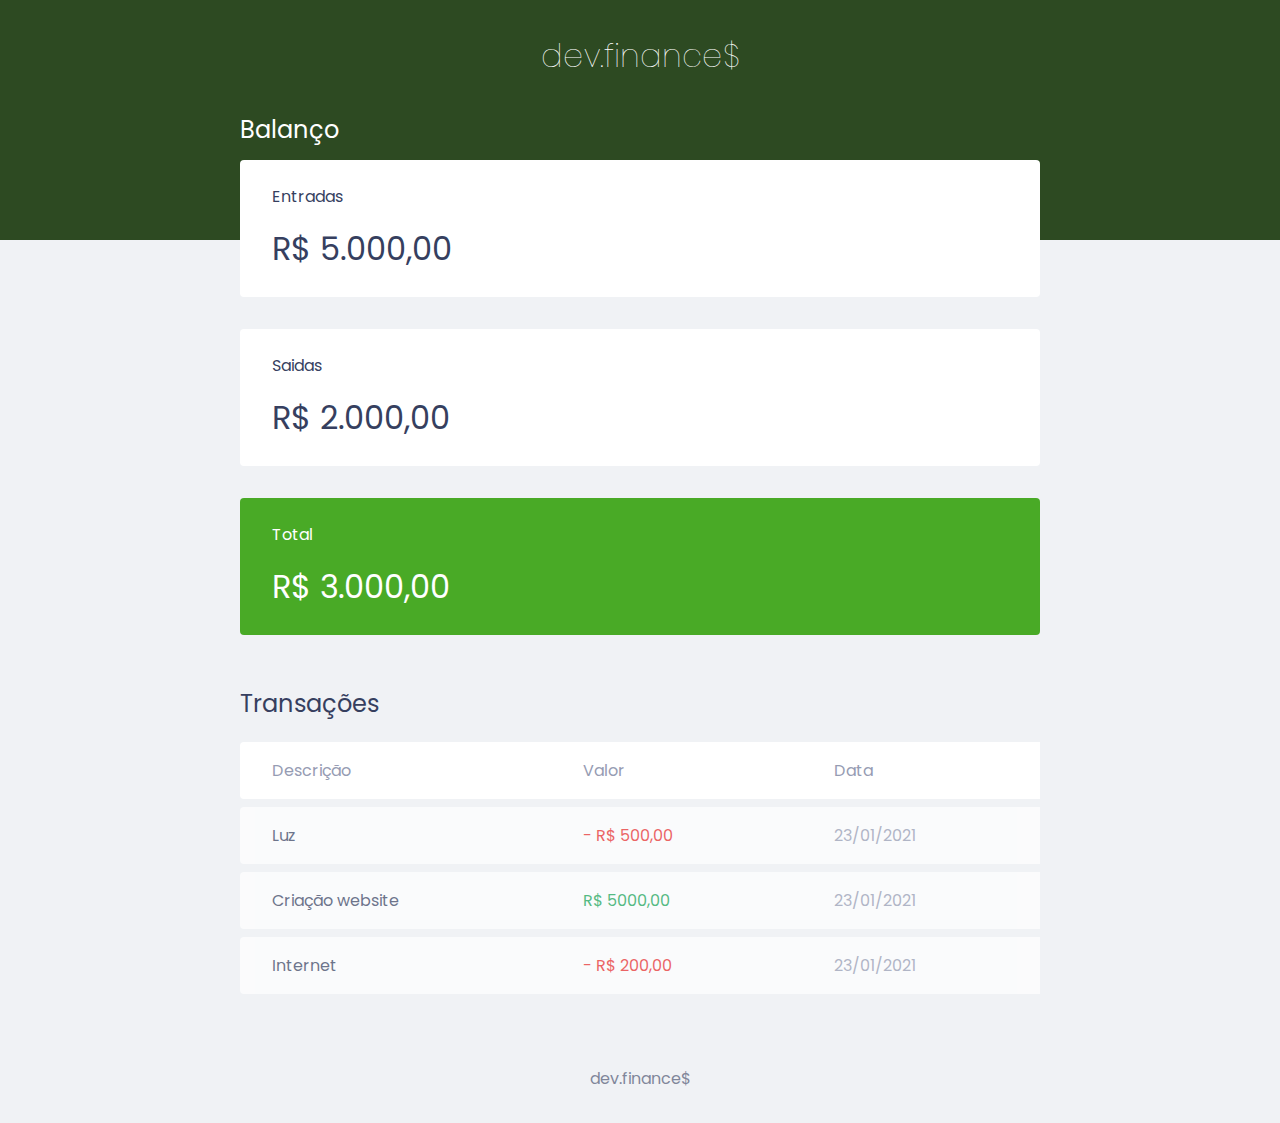
<file: Aula01 - initialVersion/index.html>
<!DOCTYPE html>
<html lang="pt-br">

<head>
    <meta charset="UTF-8">
    <meta http-equiv="X-UA-Compatible" content="IE=edge">
    <meta name="viewport" content="width=device-width, initial-scale=1.0">
    <title>dev.finance$</title>

    <link rel="stylesheet" href="./styles.css">
    <link rel="preconnect" href="https://fonts.gstatic.com">
    <link href="https://fonts.googleapis.com/css2?family=Poppins:ital,wght@0,100;0,400;0,700;1,100;1,400;1,700&display=swap" rel="stylesheet">

    
</head>

<body>
    <header>
        <h1 id="logo">dev.finance$</h1>
    </header>

    <main class ="container">
        <section id="balance">
            <h2>Balanço</h2>
            
            <div class="card">
                <h3>Entradas</h3>
                <p>R$ 5.000,00</p>
            </div>
            <div class="card">
                <h3>Saidas</h3>
                <p>R$ 2.000,00</p>
            </div>
            <div class="card total">
                <h3>Total</h3>
                <p>R$ 3.000,00</p>
            </div>
            
        </section>

        <section id="transaction">
            <h2>Transações</h2>

            <table id="data-table">
                <thead>
                    <tr>
                        <th>Descrição</th>
                        <th>Valor</th>
                        <th>Data</th>
                    </tr>
                </thead>
                <tbody>
                    <tr>
                        <td class="description">Luz</td>
                        <td class="expense">- R$ 500,00</td>
                        <td clas="date">23/01/2021</td>
                    </tr>
                    <tr>
                        <td class="description">Criação website</td>
                        <td class="income">R$ 5000,00</td>
                        <td clas="date">23/01/2021</td>
                    </tr>
                    <tr>
                        <td class="description">Internet</td>
                        <td class="expense">- R$ 200,00</td>
                        <td clas="date">23/01/2021</td>
                    </tr>
                </tbody>
            </table>
        </section>


    </main>



    <footer>
        <p>dev.finance$</p>
    </footer>

</body>

</html>
</file>
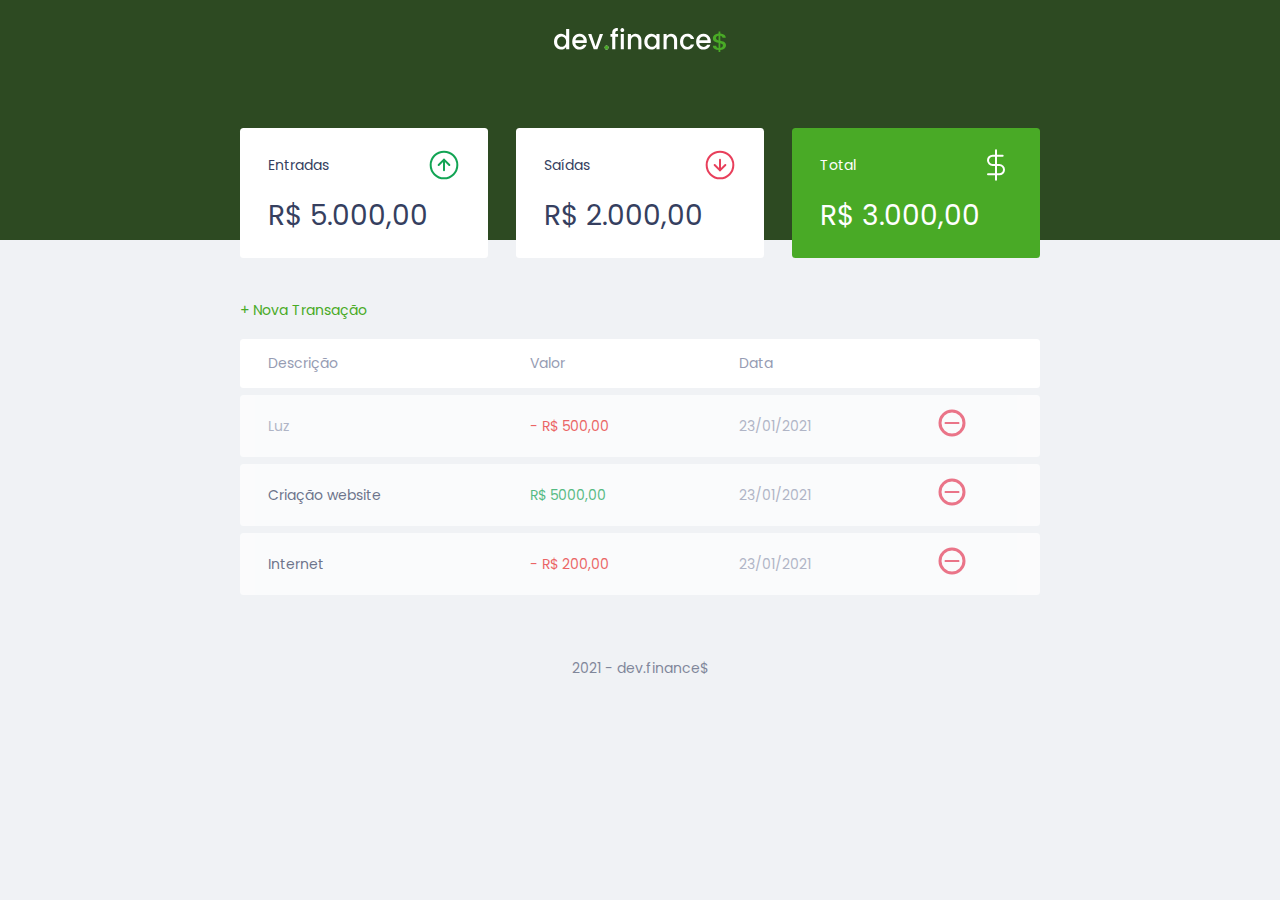
<file: Aula02 - withoutJSVersion/index.html>
<!DOCTYPE html>
<html lang="pt-br">

<head>
    <meta charset="UTF-8">
    <meta http-equiv="X-UA-Compatible" content="IE=edge">
    <meta name="viewport" content="width=device-width, initial-scale=1.0">
    <title>dev.finance$</title>

    <link rel="stylesheet" href="./styles.css">
    <link rel="preconnect" href="https://fonts.gstatic.com">
    <link href="https://fonts.googleapis.com/css2?family=Poppins:ital,wght@0,100;0,400;0,700;1,100;1,400;1,700&display=swap" rel="stylesheet">

    
</head>

<body>
    <header>
        <img src="../assets/logo.svg" alt="logo dev finance">
    </header>

    <main class ="container">
        <section id="balance">
            <h2 class="sr-only">Balanço</h2>
            
            <div class="card">
                <h3>
                    <span>Entradas</span>
                    <img src="../assets/income.svg" alt="Image de entradas">
                </h3>
                <p>R$ 5.000,00</p>
            </div>
            <div class="card">
                <h3>
                    <span>Saídas</span>
                    <img src="../assets/expense.svg" alt="Image de saidas">
                </h3>
                <p>R$ 2.000,00</p>
            </div>
            <div class="card total">
                <h3>
                    <span>Total</span>
                    <img src="../assets/total.svg" alt="Image de total">
                </h3>
                <p>R$ 3.000,00</p>
            </div>
            
        </section>

        <section id="transaction">
            <h2 class="sr-only">Transações</h2>
            <a href="#" onclick="Modal.open()" class="button new">+ Nova Transação</a>
            <table id="data-table">
                <thead>
                    <tr>
                        <th>Descrição</th>
                        <th>Valor</th>
                        <th>Data</th>
                        <th></th>
                    </tr>
                </thead>
                <tbody>
                    <tr>
                        <td class="amount">Luz</td>
                        <td class="expense">- R$ 500,00</td>
                        <td clas="date">23/01/2021</td>
                        <td>
                            <img src="../assets/minus.svg" alt="Remover transação">
                        </td>
                    </tr>
                    <tr>
                        <td class="description">Criação website</td>
                        <td class="income">R$ 5000,00</td>
                        <td clas="date">23/01/2021</td>
                        <td>
                            <img src="../assets/minus.svg" alt="Remover transação">
                        </td>
                    </tr>
                    <tr>
                        <td class="description">Internet</td>
                        <td class="expense">- R$ 200,00</td>
                        <td clas="date">23/01/2021</td>
                        <td>
                            <img src="../assets/minus.svg" alt="Remover transação">
                        </td>
                    </tr>
                </tbody>
            </table>
        </section>


    </main>

    <div class="modal-overlay ">
        <div class="modal">
            <div id="form">
                <h2>Nova Transação</h2>
                <form action="">
                    <div class="input-group">
                        <label class="sr-only" for="description">Descrição</label>
                        <input type="text" id="description" name="description"placeholder="Descrição">
                    </div>

                    <div class="input-group">
                        <label class="sr-only" for="amount">Valor</label>
                        <input type="number" id="amount" name="amount" step="0.01" placeholder="0,00">
                        <small class="help">Use o sinal - (negativo) para despesas e , (vírgula) para casas decimais</small>
                    </div>

                    <div class="input-group">
                        <label class="sr-only" for="date">Data</label>
                        <input type="date" id="date" name="date">
                    </div>

                    <div class="input-group actions">
                        <a href="#" onclick="Modal.close()" class="button cancel">Cancelar</a>
                        <button>Salvar</button>
                    </div>
                </form>
            </div>
        </div>
    </div>

    <footer>
        <p>2021 - dev.finance$</p>
    </footer>

    <script>
        const Modal = {
            open() {
                //Abri modal
                document.querySelector('.modal-overlay').classList.add('active');
            },
            close() {
                //Fechar modal
                document.querySelector('.modal-overlay').classList.remove('active');
            }
        }
    </script>

</body>

</html>
</file>
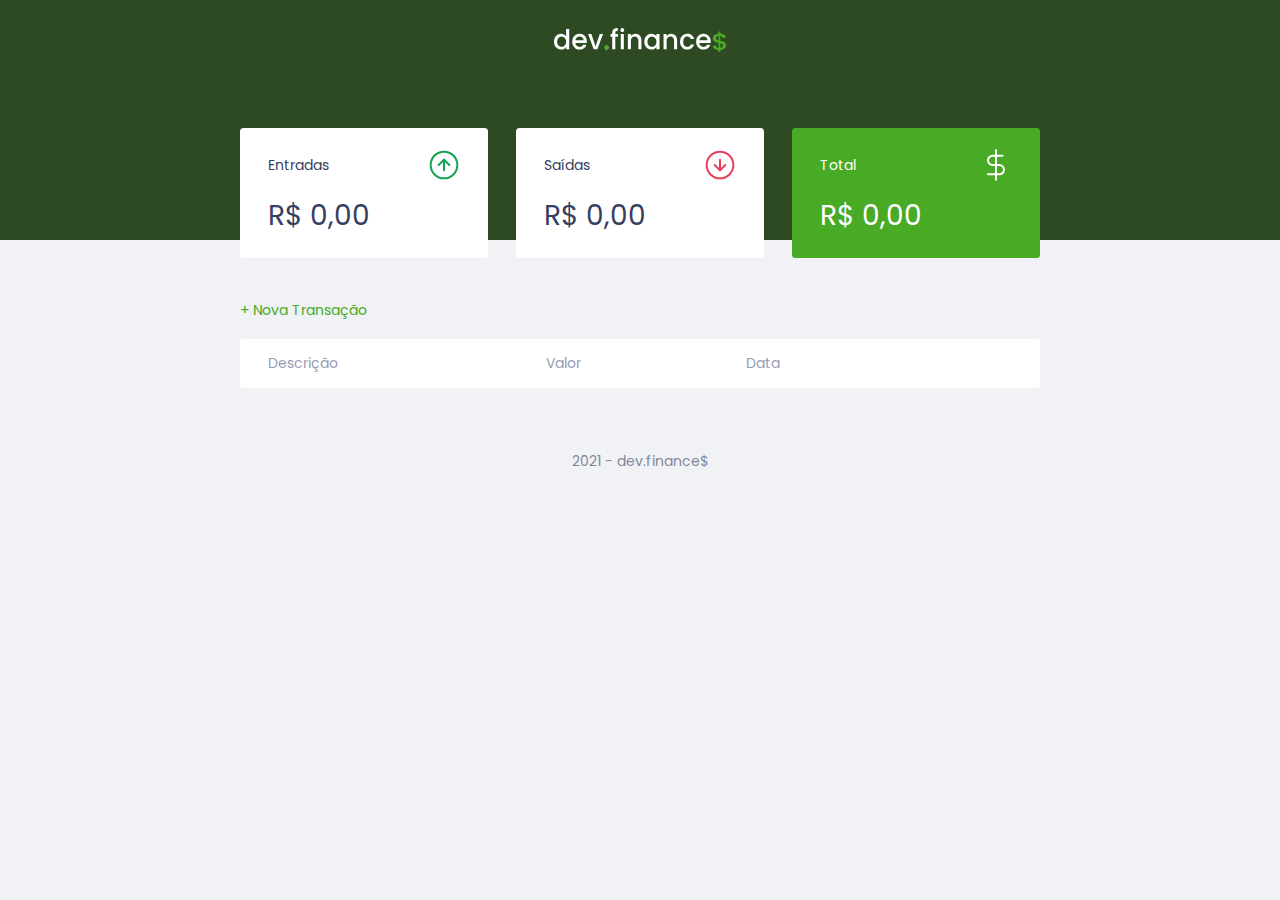
<file: Aula03 - finalVersion 1.0/index.html>
<!DOCTYPE html>
<html lang="pt-br">

<head>
    <meta charset="UTF-8">
    <meta http-equiv="X-UA-Compatible" content="IE=edge">
    <meta name="viewport" content="width=device-width, initial-scale=1.0">
    <title>dev.finance$</title>

    <link rel="stylesheet" href="./styles.css">
    <link rel="preconnect" href="https://fonts.gstatic.com">
    <link href="https://fonts.googleapis.com/css2?family=Poppins:ital,wght@0,100;0,400;0,700;1,100;1,400;1,700&display=swap" rel="stylesheet">

    
</head>

<body>
    <header>
        <img src="../assets/logo.svg" alt="logo dev finance">
    </header>

    <main class ="container">
        <section id="balance">
            <h2 class="sr-only">Balanço</h2>
            
            <div class="card">
                <h3>
                    <span>Entradas</span>
                    <img src="../assets/income.svg" alt="Image de entradas">
                </h3>
                <p id="incomeDisplay">R$ 0,00</p>
            </div>
            <div class="card">
                <h3>
                    <span>Saídas</span>
                    <img src="../assets/expense.svg" alt="Image de saidas">
                </h3>
                <p id="expenseDisplay">R$ 0,00</p>
            </div>
            <div class="card total">
                <h3>
                    <span>Total</span>
                    <img src="../assets/total.svg" alt="Image de total">
                </h3>
                <p id="totalDisplay">R$ 0,00</p>
            </div>
            
        </section>

        <section id="transaction">
            <h2 class="sr-only">Transações</h2>
            <a href="#" onclick="Modal.open()" class="button new">+ Nova Transação</a>
            <table id="data-table">
                <thead>
                    <tr>
                        <th>Descrição</th>
                        <th>Valor</th>
                        <th>Data</th>
                        <th></th>
                    </tr>
                </thead>
                <tbody>
                </tbody>
            </table>
        </section>


    </main>

    <div class="modal-overlay ">
        <div class="modal">
            <div id="form">
                <h2>Nova Transação</h2>
                <form action="" onsubmit="Form.submit(event)">
                    <div class="input-group">
                        <label class="sr-only" for="description">Descrição</label>
                        <input type="text" id="description" name="description"placeholder="Descrição">
                    </div>

                    <div class="input-group">
                        <label class="sr-only" for="amount">Valor</label>
                        <input type="number" id="amount" name="amount" step="0.01" placeholder="0,00">
                        <small class="help">Use o sinal - (negativo) para despesas e , (vírgula) para casas decimais</small>
                    </div>

                    <div class="input-group">
                        <label class="sr-only" for="date">Data</label>
                        <input type="date" id="date" name="date">
                    </div>

                    <div class="input-group actions">
                        <a href="#" onclick="Modal.close()" class="button cancel">Cancelar</a>
                        <button>Salvar</button>
                    </div>
                </form>
            </div>
        </div>
    </div>

    <footer>
        <p>2021 - dev.finance$</p>
    </footer>

    <script src="./scripts.js">
        
    </script>

</body>

</html>
</file>
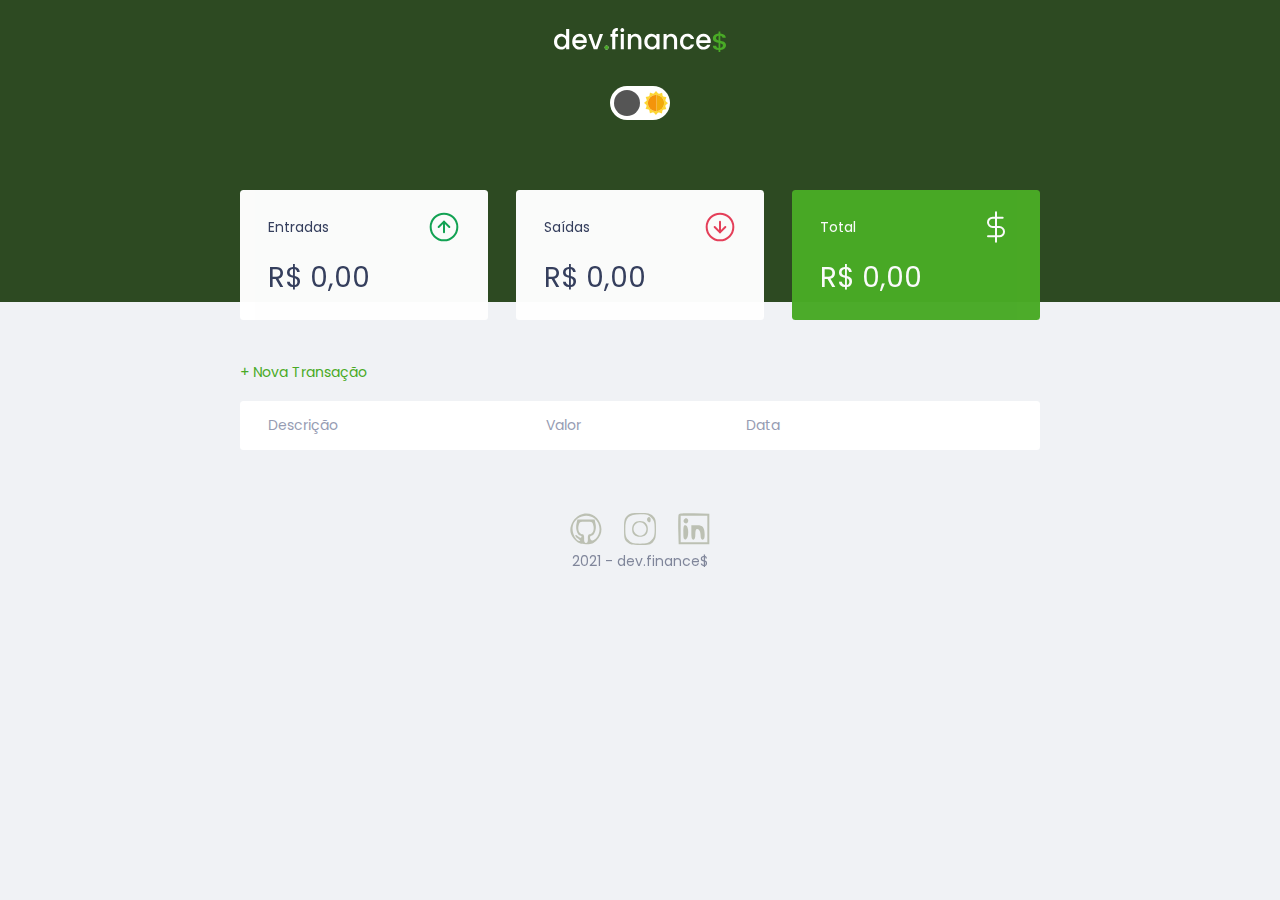
<file: currentVersion/index.html>
<!DOCTYPE html>
<html lang="pt-br">

<head>
    <meta charset="UTF-8">
    <meta http-equiv="X-UA-Compatible" content="IE=edge">
    <meta name="viewport" content="width=device-width, initial-scale=1.0">
    <title>dev.finance$</title>
    <link rel="stylesheet" href="./styles.css">
    <link rel="stylesheet" href="./darkmode.css">
    <link rel="preconnect" href="https://fonts.gstatic.com">
    <link href="https://fonts.googleapis.com/css2?family=Poppins:ital,wght@0,100;0,400;0,700;1,100;1,400;1,700&display=swap" rel="stylesheet">
    
    
    <link rel="shortcut icon" type="image/jpg" href="./assets/favicon.png"/>
</head>

<body>
    <header>
        <img src="./assets/logo.svg" alt="logo dev finance">
        <div id="switch-container">
            <div class="theme-switch-wrapper">
                <label class="theme-switch" for="checkbox">
                    <input type="checkbox" id="checkbox" />
                    <div class="slider round"></div>
              </label>
        </div>
        </div>
        
    </header>

    <main class ="container">
        <section id="balance">
            <h2 class="sr-only">Balanço</h2>
            
            <div id="income-card" class="card">
                <h3>
                    <span>Entradas</span>
                    <img src="./assets/income.svg" alt="Image de entradas">
                </h3>
                <p id="incomeDisplay">R$ 0,00</p>
            </div>
            <div id="expense-card" class="card">
                <h3>
                    <span>Saídas</span>
                    <img src="./assets/expense.svg" alt="Image de saidas">
                </h3>
                <p id="expenseDisplay">R$ 0,00</p>
            </div>
            <div class="card total">
                <h3>
                    <span>Total</span>
                    <img src="./assets/total.svg" alt="Image de total">
                </h3>
                <p id="totalDisplay">R$ 0,00</p>
            </div>
            
        </section>

        <section id="transaction">
            <h2 class="sr-only">Transações</h2>
            <a href="#" onclick="Modal.toggle()" id="new-transaction" class="button new">+ Nova Transação</a>
            <table id="data-table">
                <thead>
                    <tr>
                        <th>Descrição</th>
                        <th>Valor</th>
                        <th>Data</th>
                        <th></th>
                    </tr>
                </thead>
                <tbody>
                </tbody>
            </table>
        </section>


    </main>

    <div class="modal-overlay ">
        <div class="modal">
            <div id="form">
                <h2>Nova Transação</h2>
                <form action="" onsubmit="Form.submit(event)">
                    <div class="input-group">
                        <label class="sr-only" for="description">Descrição</label>
                        <input type="text" id="description" name="description"placeholder="Descrição">
                    </div>

                    <div class="input-group">
                        <label class="sr-only" for="amount">Valor</label>
                        <input type="number" id="amount" name="amount" step="0.01" placeholder="0,00">
                        <small class="help">Use o sinal - (negativo) para despesas e , (vírgula) para casas decimais</small>
                    </div>

                    <div class="input-group">
                        <label class="sr-only" for="date">Data</label>
                        <input type="date" id="date" name="date">
                    </div>

                    <div class="input-group actions">
                        <a href="#" onclick="Modal.toggle()" class="button cancel">Cancelar</a>
                        <button>Salvar</button>
                    </div>
                </form>
            </div>
        </div>
    </div>

    <div class="modal-error ">
        <div class="modal">
                <div id="img-box">
                    <img src="./assets/warning.png">
                </div>
                <p id="message-error">Por favor, preencha todos os campos.</p>
                <button onclick="Modal.toggleError()" type="button" id="error-button">Confirmar</button>
        </div>
    </div>

    <footer class="">
        <div id="social-medias">
            <div id="social-icons">
                <a href="https://github.com/GuilhermeGonzalez" target="_blank"><img src="./assets/github.svg" alt="github link" class="icons" ></a>
                <a href="https://www.instagram.com/guih_cg/" target="_blank"><img src="./assets/instagram.svg" alt="instagram link" class="icons" ></a>
                <a href="https://www.linkedin.com/in/guilherme-c-gonzalez-342bb4158/" target="_blank"><img src="./assets/linkedin.svg" alt="linkedin link" class="icons" ></a>
            </div>
        </div>
        <p>2021 - dev.finance$</p>
    </footer>

    <script src="./scripts.js"></script>

</body>

</html>
</file>
<file: Aula01 - initialVersion/styles.css>
/* Global ================================*/
:root {
    --dark-blue: #363f5f;
}

* {
    margin: 0;
    padding: 0;
    box-sizing: border-box;
}

body {
    background: #f0f2f5;
    font-family: 'Poppins', sans-serif;
}

.container {
    width: min(90vw, 800px);
    margin: auto;
}

/* Titles ================================*/
h2 {
    margin-top: 3.2rem;
    margin-bottom: 0.8rem;
    color: var(--dark-blue);

    font-weight: normal;
}

/* Header ================================*/
header {
    background: #2d4a22;
    padding: 2rem 0 10rem;
    text-align: center;
}

#logo {
    color: #fff;
    font-weight: 100;
}

/* Balance ================================*/

#balance {
    margin-top: -8rem;
}

#balance h2 {
    color: white;
    margin-top: 0;
}
/* Cards ================================*/
.card {
    background: white;
    padding: 1.5rem 2rem;
    border-radius: 0.25rem;

    margin-bottom: 2rem;

    color: var(--dark-blue);
}

.card h3 {
    font-weight: normal;
    font-size: 1rem;
}

.card p {
    font-size: 2rem;
    line-height: 3rem;

    margin-top: 1rem;
}
.card.total{
    background: #49aa26;
    color: white;
}

/* Table ================================*/

#data-table {
    width: 100%;
    border-spacing: 0 0.5rem;
    color: #969cb3;
}

table thead tr th:first-child, table tbody tr td:first-child {
    border-radius: 0.25rem 0 0 0.25rem;
}

table thead th {
    background: white;
    font-weight: normal;
    padding: 1rem 2rem;
    text-align: left;
}

table tbody td {
    background: white;
    padding: 1rem 2rem;
}

table tbody tr {
    opacity: 0.7;
}

table tbody tr:hover{
    opacity: 1;
}

td.description {
    color: var(--dark-blue);
}

td.income {
    color: #12a454;
}

td.expense {
    color: #e92929;
}


/* Footer ================================*/
footer {
    text-align: center;
    padding: 4rem 0 2rem;
    color: var(--dark-blue);
    opacity: 0.6;
}
</file>
<file: Aula02 - withoutJSVersion/styles.css>
/* Global ================================*/
:root {
    --dark-blue: #363f5f;
    --green: #49aa26;
    --light-green: #3dd705;
    --red: #e92929;
}

* {
    margin: 0;
    padding: 0;
    box-sizing: border-box;
}

html {
    font-size: 93.75%;
}

body {
    background: #f0f2f5;
    font-family: 'Poppins', sans-serif;
}

.sr-only{ /*CSS TRICK -> Visivel para os leitores de tela porem Invisivel na tela*/
    position: absolute;
    width: 1px;
    height: 1px;
    padding: 0;
    margin: -1px;
    overflow: hidden;
    clip: rect(0, 0, 0, 0);
    white-space: nowrap;
    border-width: 0;
}

.container {
    width: min(90vw, 800px);
    margin: auto;
}

/* Titles ================================*/
h2 {
    margin-top: 3.2rem;
    margin-bottom: 0.8rem;
    color: var(--dark-blue);

    font-weight: normal;
}

/* Links & Buttons ================================*/

a {
    color: var(--green);
    text-decoration: none;
}

a:hover {
    color: var(--light-green);
}

button {
    width: 100%;
    height: 50px;
    border: none;
    color: white;
    background: var(--green);
    padding: 0;
    border-radius: 0.25rem;
    cursor: pointer;
}

button:hover {
    background: var(--light-green);
}

.button.new {
    display: inline-block;
    margin-bottom: .8rem;
}

.button.cancel {
    color: var(--red);
    border: 2px var(--red) solid;
    border-radius: 0.25rem;
    height: 50px;

    display: flex;
    align-items: center;
    justify-content: center;

    opacity: 0.6;
}

.button.cancel:hover {
    opacity: 1;
}

/* Header ================================*/
header {
    background: #2d4a22;
    padding: 2rem 0 13rem;
    text-align: center;
}

#logo {
    color: #fff;
    font-weight: 100;
}

/* Balance ================================*/

#balance {
    margin-top: -8rem;
}

#balance h2 {
    color: white;
    margin-top: 0;
}
/* Cards ================================*/
.card {
    background: white;
    padding: 1.5rem 2rem;
    border-radius: 0.25rem;

    margin-bottom: 3rem;

    color: var(--dark-blue);
}

.card h3 {
    font-weight: normal;
    font-size: 1rem;

    display: flex;
    align-items: center;
    justify-content: space-between;
}

.card p {
    font-size: 2rem;
    line-height: 3rem;

    margin-top: 1rem;
}
.card.total{
    background: var(--green);
    color: white;
}

/* Table ================================*/

#transaction {
    display: block;
    width: 100%;
    overflow-x: auto;
}

#data-table {
    width: 100%;
    border-spacing: 0 0.5rem;
    color: #969cb3;
}

table thead tr th:first-child, table tbody tr td:first-child {
    border-radius: 0.25rem 0 0 0.25rem;
}

table thead tr th:last-child, table tbody tr td:last-child {
    border-radius: 0 0.25rem .25rem 0;
}

table thead th {
    background: white;
    font-weight: normal;
    padding: 1rem 2rem;
    text-align: left;
}

table tbody td {
    background: white;
    padding: 1rem 2rem;
}

table tbody tr {
    opacity: 0.7;
}

table tbody tr:hover{
    opacity: 1;
}

td.description {
    color: var(--dark-blue);
}

td.income {
    color: #12a454;
}

td.expense {
    color: #e92929;
}

/* Modal ================================*/
.modal-overlay {
    width: 100%;
    height: 100%;

    background-color: rgba(0, 0, 0, 0.7);

    position: fixed;
    top:0;
    display:flex;
    align-items: center;
    justify-content: center;

    opacity: 0;
    visibility: hidden;

    z-index: 999 ;
}

.modal-overlay.active {
    opacity: 1;
    visibility: visible;
}

.modal {
    background: #f0f2f5;
    padding: 2.4rem;
    
    position: relative;
    z-index:1 ;
}

/* Form ================================*/
#form {
    max-width: 500px;
    
}

#form h2 {
    margin-top: 0;
}

input {
    border: none;
    border-radius: 0.2rem;
    
    padding: 0.8rem;
    width: 100%;
}

.input-group{
    margin-top: 0.8rem;
}

.input-group small {
    opacity: 0.4;
}

.input-group.actions {
    display: flex;
    justify-content: space-between;
    align-items: center;
}

.input-group.actions .button, .input-group.actions button {
    width: 48%;
}

/* Footer ================================*/
footer {
    text-align: center;
    padding: 4rem 0 2rem;
    color: var(--dark-blue);
    opacity: 0.6;
}

/* Responsive ================================*/

@media (min-width: 800px) {
    html{
        font-size: 87.5%;
    }

    #balance {
        display: grid;
        grid-template-columns: 1fr 1fr 1fr;
        gap: 2rem;
    }
}
</file>
<file: Aula03 - finalVersion 1.0/styles.css>
/* Global ================================*/
:root {
    --dark-blue: #363f5f;
    --green: #49aa26;
    --light-green: #3dd705;
    --red: #e92929;
}

* {
    margin: 0;
    padding: 0;
    box-sizing: border-box;
}

html {
    font-size: 93.75%;
}

body {
    background: #f0f2f5;
    font-family: 'Poppins', sans-serif;
}

.sr-only{ /*CSS TRICK -> Visivel para os leitores de tela porem Invisivel na tela*/
    position: absolute;
    width: 1px;
    height: 1px;
    padding: 0;
    margin: -1px;
    overflow: hidden;
    clip: rect(0, 0, 0, 0);
    white-space: nowrap;
    border-width: 0;
}

.container {
    width: min(90vw, 800px);
    margin: auto;
}

/* Titles ================================*/
h2 {
    margin-top: 3.2rem;
    margin-bottom: 0.8rem;
    color: var(--dark-blue);

    font-weight: normal;
}

/* Links & Buttons ================================*/

a {
    color: var(--green);
    text-decoration: none;
}

a:hover {
    color: var(--light-green);
}

button {
    width: 100%;
    height: 50px;
    border: none;
    color: white;
    background: var(--green);
    padding: 0;
    border-radius: 0.25rem;
    cursor: pointer;
}

button:hover {
    background: var(--light-green);
}

.button.new {
    display: inline-block;
    margin-bottom: .8rem;
}

.button.cancel {
    color: var(--red);
    border: 2px var(--red) solid;
    border-radius: 0.25rem;
    height: 50px;

    display: flex;
    align-items: center;
    justify-content: center;

    opacity: 0.6;
}

.button.cancel:hover {
    opacity: 1;
}

/* Header ================================*/
header {
    background: #2d4a22;
    padding: 2rem 0 13rem;
    text-align: center;
}

#logo {
    color: #fff;
    font-weight: 100;
}

/* Balance ================================*/

#balance {
    margin-top: -8rem;
}

#balance h2 {
    color: white;
    margin-top: 0;
}
/* Cards ================================*/
.card {
    background: white;
    padding: 1.5rem 2rem;
    border-radius: 0.25rem;

    margin-bottom: 3rem;

    color: var(--dark-blue);
}

.card h3 {
    font-weight: normal;
    font-size: 1rem;

    display: flex;
    align-items: center;
    justify-content: space-between;
}

.card p {
    font-size: 2rem;
    line-height: 3rem;

    margin-top: 1rem;
}
.card.total{
    background: var(--green);
    color: white;
}

/* Table ================================*/

#transaction {
    display: block;
    width: 100%;
    overflow-x: auto;
}

#data-table {
    width: 100%;
    border-spacing: 0 0.5rem;
    color: #969cb3;
}

table thead tr th:first-child, table tbody tr td:first-child {
    border-radius: 0.25rem 0 0 0.25rem;
}

table thead tr th:last-child, table tbody tr td:last-child {
    border-radius: 0 0.25rem .25rem 0;
}

table thead th {
    background: white;
    font-weight: normal;
    padding: 1rem 2rem;
    text-align: left;
}

table tbody td {
    background: white;
    padding: 1rem 2rem;
}

table tbody tr {
    opacity: 0.7;
}

table tbody tr:hover{
    opacity: 1;
}

td.description {
    color: var(--dark-blue);
}

td.income {
    color: #12a454;
}

td.expense {
    color: #e92929;
}

/* Modal ================================*/
.modal-overlay {
    width: 100%;
    height: 100%;

    background-color: rgba(0, 0, 0, 0.7);

    position: fixed;
    top:0;
    display:flex;
    align-items: center;
    justify-content: center;

    opacity: 0;
    visibility: hidden;

    z-index: 999 ;
}

.modal-overlay.active {
    opacity: 1;
    visibility: visible;
}

.modal {
    background: #f0f2f5;
    padding: 2.4rem;
    
    position: relative;
    z-index:1 ;
}

/* Form ================================*/
#form {
    max-width: 500px;
    
}

#form h2 {
    margin-top: 0;
}

input {
    border: none;
    border-radius: 0.2rem;
    
    padding: 0.8rem;
    width: 100%;
}

.input-group{
    margin-top: 0.8rem;
}

.input-group small {
    opacity: 0.4;
}

.input-group.actions {
    display: flex;
    justify-content: space-between;
    align-items: center;
}

.input-group.actions .button, .input-group.actions button {
    width: 48%;
}

/* Footer ================================*/
footer {
    text-align: center;
    padding: 4rem 0 2rem;
    color: var(--dark-blue);
    opacity: 0.6;
}

/* Responsive ================================*/

@media (min-width: 800px) {
    html{
        font-size: 87.5%;
    }

    #balance {
        display: grid;
        grid-template-columns: 1fr 1fr 1fr;
        gap: 2rem;
    }
}
</file>
<file: currentVersion/styles.css>
/* Global ================================*/
:root {
    --body-bg: #f0f2f5;
    --header-bg: #2d4a22;
    --card-nt-th-td-footer-cc: #363f5f;
    --card-th-td-bg: #ffffff; 
    --nt: #49aa26;

    --green: #49aa26;
    --light-green: #3dd705;
    --red: #e92929;

    --icon : invert(21%) sepia(29%) saturate(738%) hue-rotate(189deg) brightness(102%) contrast(91%);
}



* {
    margin: 0;
    padding: 0;
    box-sizing: border-box;
}

html {
    font-size: 93.75%;
}

body {
    background-color: var(--body-bg);
    -webkit-transition: background-color 0.2s linear;
    -ms-transition: background-color 0.2s linear;
    transition: background-color 0.2s linear;

    font-family: 'Poppins', sans-serif;
}

.sr-only{ /*CSS TRICK -> Visivel para os leitores de tela porem Invisivel na tela*/
    position: absolute;
    width: 1px;
    height: 1px;
    padding: 0;
    margin: -1px;
    overflow: hidden;
    clip: rect(0, 0, 0, 0);
    white-space: nowrap;
    border-width: 0;
}

.container {
    width: min(90vw, 800px);
    margin: auto;
}

/* Titles ================================*/
h2 {
    margin-top: 3.2rem;
    margin-bottom: 0.8rem;
    color: var(--dark-blue);

    font-weight: normal;
}

/* Links & Buttons ================================*/

a {
    color: var(--nt);
    text-decoration: none;
}

a:hover {
    color: var(--light-green);
}

button {
    width: 100%;
    height: 50px;
    border: none;
    color: white;
    background: var(--green);
    padding: 0;
    border-radius: 0.25rem;
    cursor: pointer;
}

button:hover {
    background: var(--light-green);
}

.button.new {
    display: inline-block;
    margin-bottom: .8rem;
}

.button.cancel {
    color: var(--red);
    border: 2px var(--red) solid;
    border-radius: 0.25rem;
    height: 50px;

    display: flex;
    align-items: center;
    justify-content: center;

    opacity: 0.6;
}

.button.cancel:hover {
    opacity: 1;
}

#error-button {
    width: 60%;
    margin-left: 20%;
}

#minus-img:hover{
    cursor: pointer;
}

#switch-container{
    display: flex;
    justify-content: center;
    align-items: center;
    margin-top: 2rem;
}

/* Header ================================*/
header {
    background: var(--header-bg);
    -webkit-transition: background-color 0.2s linear;
    -ms-transition: background-color 0.2s linear;
    transition: background-color 0.2s linear;

    padding: 2rem 0 13rem;
    text-align: center;
}

#logo {
    color: #fff;
    font-weight: 100;
}

/* Balance ================================*/

#balance {
    margin-top: -8rem;
}

#balance h2 {
    color: white;
    margin-top: 0;
}
/* Cards ================================*/
.card {
    background: var(--card-th-td-bg);
    -webkit-transition: background-color 0.2s linear;
    -ms-transition: background-color 0.2s linear;
    transition: background-color 0.2s linear;

    padding: 1.5rem 2rem;
    border-radius: 0.25rem;

    margin-bottom: 3rem;
    opacity: 0.98;
    color: var(--card-nt-th-td-footer-cc);
}

.card:hover { 
    opacity: 1;
}

.card h3 {
    font-weight: normal;
    font-size: 1rem;

    display: flex;
    align-items: center;
    justify-content: space-between;
}

.card p {
    font-size: 2rem;
    line-height: 3rem;

    margin-top: 1rem;
}
.card.total{
    background: var(--green);
    color: white;
}

/* Table ================================*/

#transaction {
    display: block;
    width: 100%;
    overflow-x: auto;
}

#data-table {
    width: 100%;
    border-spacing: 0 0.5rem;
    color: #969cb3;
}

table thead tr th:first-child, table tbody tr td:first-child {
    border-radius: 0.25rem 0 0 0.25rem;
}

table thead tr th:last-child, table tbody tr td:last-child {
    border-radius: 0 0.25rem .25rem 0;
}

table thead th {
    background: var(--card-th-td-bg);
    -webkit-transition: background-color 0.2s linear;
    -ms-transition: background-color 0.2s linear;
    transition: background-color 0.2s linear;

    font-weight: normal;
    padding: 1rem 2rem;
    text-align: left;
}

table tbody td {
    background: var(--card-th-td-bg);
    -webkit-transition: background-color 0.2s linear;
    -ms-transition: background-color 0.2s linear;
    transition: background-color 0.2s linear;
    
    padding: 1rem 2rem;
}

table tbody tr {
    opacity: 0.7;
}

table tbody tr:hover{
    opacity: 1;
}

td.description {
    color: var(--card-nt-th-td-footer-cc);
}

td.income {
    color: #12a454;
}

td.expense {
    color: #e92929;
}

/* Modal ================================*/
.modal-overlay {
    width: 100%;
    height: 100%;

    background-color: rgba(0, 0, 0, 0.7);

    position: fixed;
    top:0;
    display:flex;
    align-items: center;
    justify-content: center;

    opacity: 0;
    visibility: hidden;

    z-index: 999 ;
}

.modal-overlay.active {
    opacity: 1;
    visibility: visible;
}

.modal-error{
    width: 100%;
    height: 100%;

    background-color: rgba(0, 0, 0, 0.7);

    position: fixed;
    top:0;
    display:flex;
    align-items: center;
    justify-content: center;

    opacity: 0;
    visibility: hidden;

    z-index: 999 ;
}
.modal-error.active {
    opacity: 1;
    visibility: visible;
}
#message-error {
    font-family: 'Poppins', sans-serif;
    font-size: 22px;
    margin-bottom: 3rem;
}

.modal input {
    background-color: var(--card-th-td-bg);
    color: var(--card-nt-th-td-footer-cc);
}

.modal {
    background: var(--body-bg);
    padding: 2.4rem;
    color:var(--card-nt-th-td-footer-cc);
    position: relative;
    z-index:1 ;
}
#img-box{
    margin-bottom: 2rem;
    display:flex;
    align-items: center;
    justify-content: center;
}

/* Form ================================*/
#form {
    max-width: 500px;
    
}

#form h2 {
    margin-top: 0;
}

input {
    border: none;
    border-radius: 0.2rem;
    
    padding: 0.8rem;
    width: 100%;
}

.input-group{
    margin-top: 0.8rem;
}

.input-group small {
    opacity: 0.4;
}

.input-group.actions {
    display: flex;
    justify-content: space-between;
    align-items: center;
}

.input-group.actions .button, .input-group.actions button {
    width: 48%;
}

/* Footer ================================*/
footer {
    text-align: center;
    padding: 4rem 0 2rem;
    color: var(--card-nt-th-td-footer-cc);
    opacity: 0.6;
}

#social-medias{
    display: flex;
    align-items: center;
    justify-content: center;
}

#social-icons{
    width: 10em;
    display: flex;
    align-items: center;
    justify-content: space-between;
}

.icons:hover {
    opacity: 1;
    fill:white;
}

.icons {
    opacity: 0.6;

    filter: var(--icon); 
}

/* Responsive ================================*/

@media (min-width: 800px) {
    html{
        font-size: 87.5%;
    }

    #balance {
        display: grid;
        grid-template-columns: 1fr 1fr 1fr;
        gap: 2rem;
    }

    #social-icons{
        
    }
}
</file>
<file: currentVersion/darkmode.css>
[data-theme="dark"] {
    --body-bg: #363636;
    --header-bg: #121212;
    --card-nt-th-td-footer-cc: white;
    --card-th-td-bg: #484848;
    --nt: white;
    --icon :invert(100%) sepia(100%) saturate(0%) hue-rotate(333deg) brightness(102%) contrast(102%);
}

/*SWITCH ==================================*/
.theme-switch-wrapper {
    display: flex;
    align-items: center;
  }
  .theme-switch {
    display: inline-block;
    height: 34px;
    position: relative;
    width: 60px;
  }
  
  .theme-switch input {
    display:none;
  }
  
  .slider {
    background-repeat: no-repeat;
    background-image: url("./assets/sun.png");
    background-position-x: 3.8vh;
    background-position-y: 0.5vh;

    background-color:#fff;
    bottom: 0;
    cursor: pointer;
    left: 0;
    position: absolute;
    right: 0;
    top: 0;
    transition: all 0.4s linear;
  }

  .slider:before {
    
    background-color: rgb(85, 85, 85);
    bottom: 4px;
    content: "";
    height: 26px;
    left: 4px;
    position: absolute;
    
    transition:all 0.4s linear;
    width: 26px;
  }

  input:checked + .slider {
    background-repeat: no-repeat;
    background-image: url("./assets/moon.png");
    background-position-x: 0.4vh;
    background-position-y: 0.5vh;

    background-color: #ccc ;
  }
  
  input:checked + .slider:before {
    background-image: initial;
    transform: translateX(26px);
  }
  
  .slider.round {
    border-radius: 34px;
  }
  
  .slider.round:before {
    border-radius: 50%;
  }
</file>
